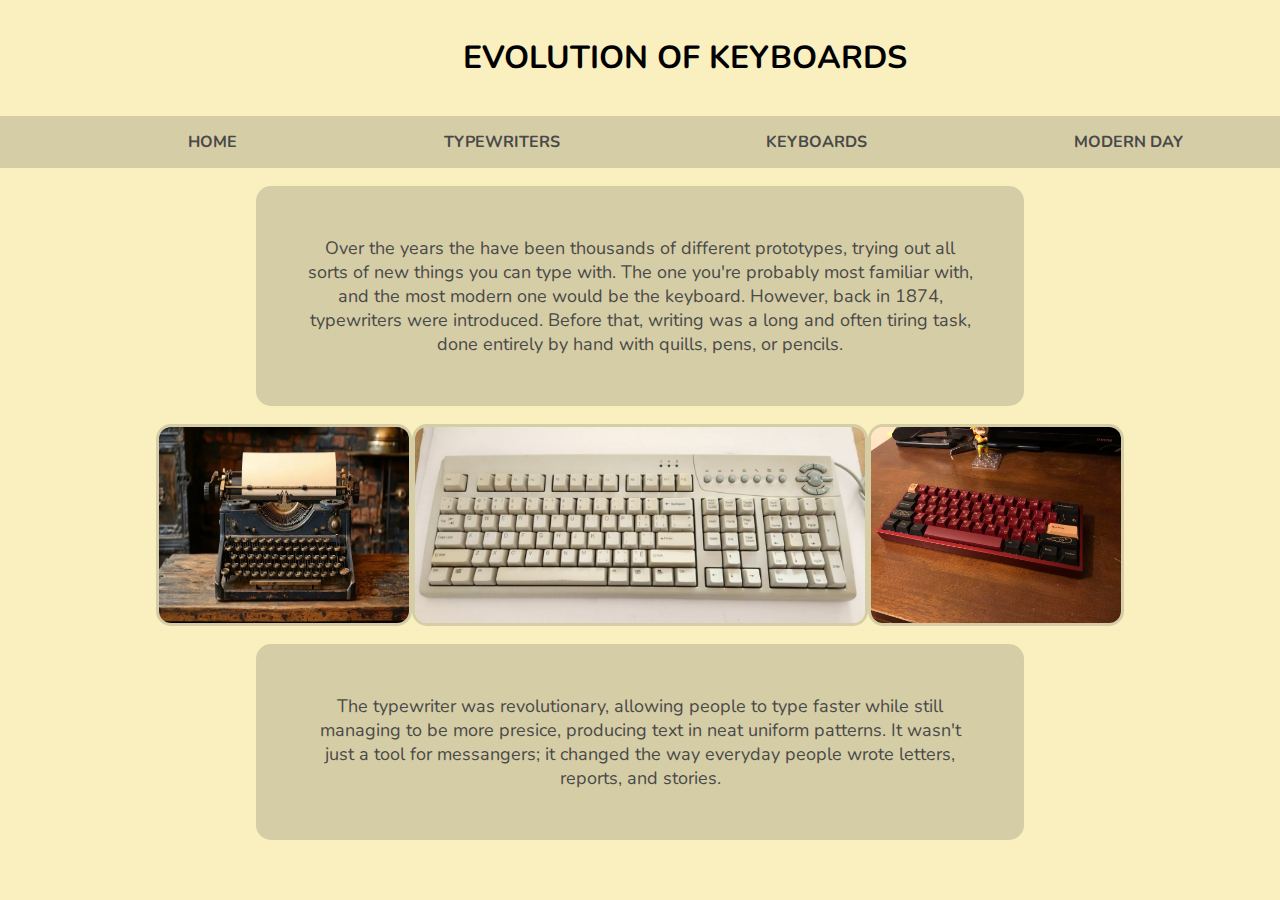
<file: index.html>
<!DOCTYPE HTML>

<html lang="en">    
    <head>

        <meta name="viewport" content="width=device-width, initial-scale=1.0">
        <title>EVOLUTION OF KEYBOARDS</title>
        <link rel="preconnect" href="https://fonts.googleapis.com">
        <link rel="preconnect" href="https://fonts.gstatic.com" crossorigin>
        <link href="https://fonts.googleapis.com/css2?family=Nunito:ital,wght@0,200..1000;1,200..1000&display=swap" rel="stylesheet">
        <link rel="stylesheet" href="Stylesheet.css">
    </head>
    
    <body>
        <!-- Title -->
        <div class="banner">
            <h1>EVOLUTION OF KEYBOARDS</h1>
        </div>

        <!-- Navigation bar -->
        <nav class="navbar">
            <ul>
                <a href="index.html">HOME</a>
                <a href="typewriters.html">TYPEWRITERS</a>
                <a href="keyboards.html">KEYBOARDS</a>
                <a href="modern_day.html">MODERN DAY</a>
            </ul>
        </nav>
        
        <p>
            Over the years the have been thousands of different prototypes, trying out all sorts of new things you can type with. The one you're probably most familiar with, and the most modern one would be the keyboard. However, back in 1874, typewriters were introduced. Before that, writing was a long and often tiring task, done entirely by hand with quills, pens, or pencils.
        </p>

        <div class="home_imgs">
            <img src="typewriter1.png" alt="Typewriter on a wooden desk" Width="250px">
            <img src="vintage_keyboard.jpg" alt="Old beige computer keyboard" Width="450px">
            <img src="Modern_keyboard.jpg" alt="Maroon, black and orange modern computer keyboard" Width="250px">
        </div>
        
        <p>
            The typewriter was revolutionary, allowing people to type faster while still managing to be more presice, producing text in neat uniform patterns. It wasn't just a tool for messangers; it changed the way everyday people wrote letters, reports, and stories.
        </p>

    </body>
</html>
</file>
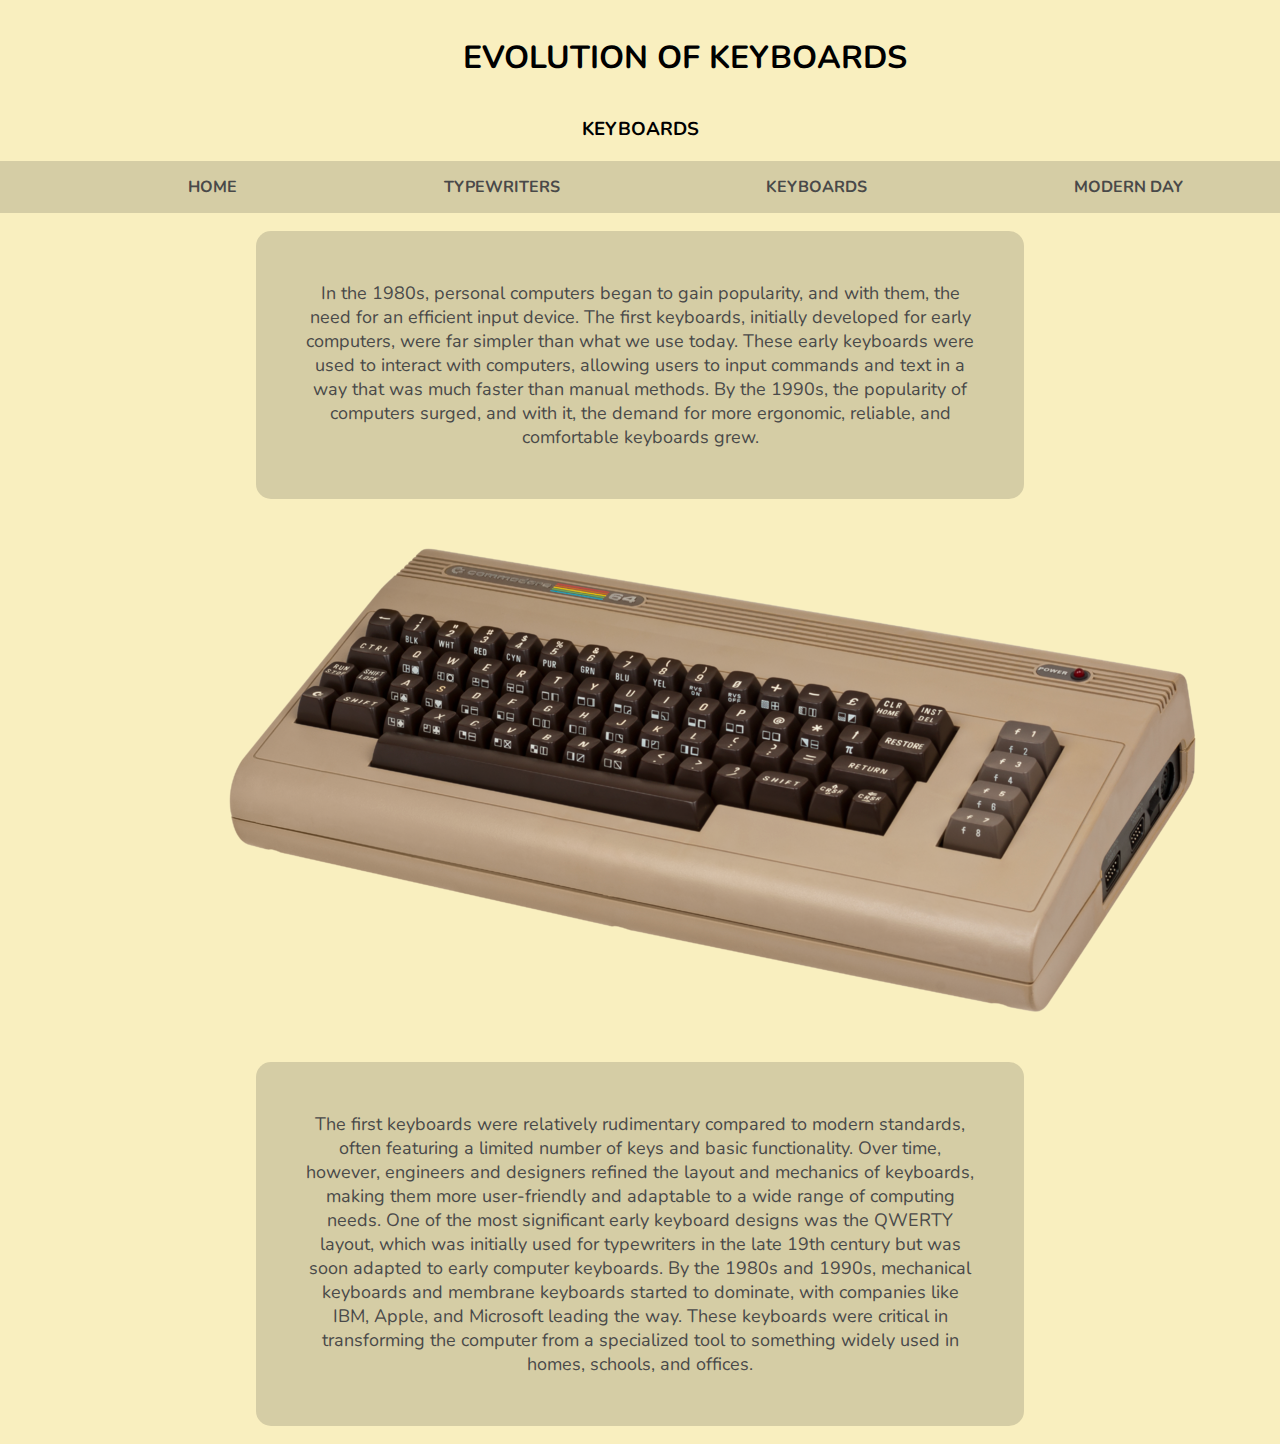
<file: keyboards.html>
<!DOCTYPE HTML>

<html lang="en">    
    <head>

        <meta name="viewport" content="width=device-width, initial-scale=1.0">
        <title>EVOLUTION OF KEYBOARDS</title>
        <link rel="preconnect" href="https://fonts.googleapis.com">
        <link rel="preconnect" href="https://fonts.gstatic.com" crossorigin>
        <link href="https://fonts.googleapis.com/css2?family=Nunito:ital,wght@0,200..1000;1,200..1000&display=swap" rel="stylesheet">
        <link rel="stylesheet" href="Stylesheet.css">
    </head>
    
    <body>
        <!-- Headings -->
        <div class="banner">
            <h1>EVOLUTION OF KEYBOARDS</h1>
            <h3>KEYBOARDS</h3>
        </div>

        <!-- Navigation bar -->
        <nav class="navbar">
            <ul>
                <a href="index.html">HOME</a>
                <a href="typewriters.html">TYPEWRITERS</a>
                <a href="keyboards.html">KEYBOARDS</a>
                <a href="modern_day.html">MODERN DAY</a>
            </ul>
        </nav>
        
        <!-- Body paragraph one -->
        <p>
            In the 1980s, personal computers began to gain popularity, and with them, the need for an efficient input device. The first keyboards, initially developed for early computers, were far simpler than what we use today. These early keyboards were used to interact with computers, allowing users to input commands and text in a way that was much faster than manual methods. By the 1990s, the popularity of computers surged, and with it, the demand for more ergonomic, reliable, and comfortable keyboards grew. 
        </p>

        <!-- Image -->
        <div class="no_outline">
            <img src="1980_keyboard.png" alt="1980's White computer keyboard">
        </div>

        <!-- Body paragraph two -->
        <p>
            The first keyboards were relatively rudimentary compared to modern standards, often featuring a limited number of keys and basic functionality. Over time, however, engineers and designers refined the layout and mechanics of keyboards, making them more user-friendly and adaptable to a wide range of computing needs. One of the most significant early keyboard designs was the QWERTY layout, which was initially used for typewriters in the late 19th century but was soon adapted to early computer keyboards. By the 1980s and 1990s, mechanical keyboards and membrane keyboards started to dominate, with companies like IBM, Apple, and Microsoft leading the way. These keyboards were critical in transforming the computer from a specialized tool to something widely used in homes, schools, and offices.
        </p>
    </body>
</html>
</file>
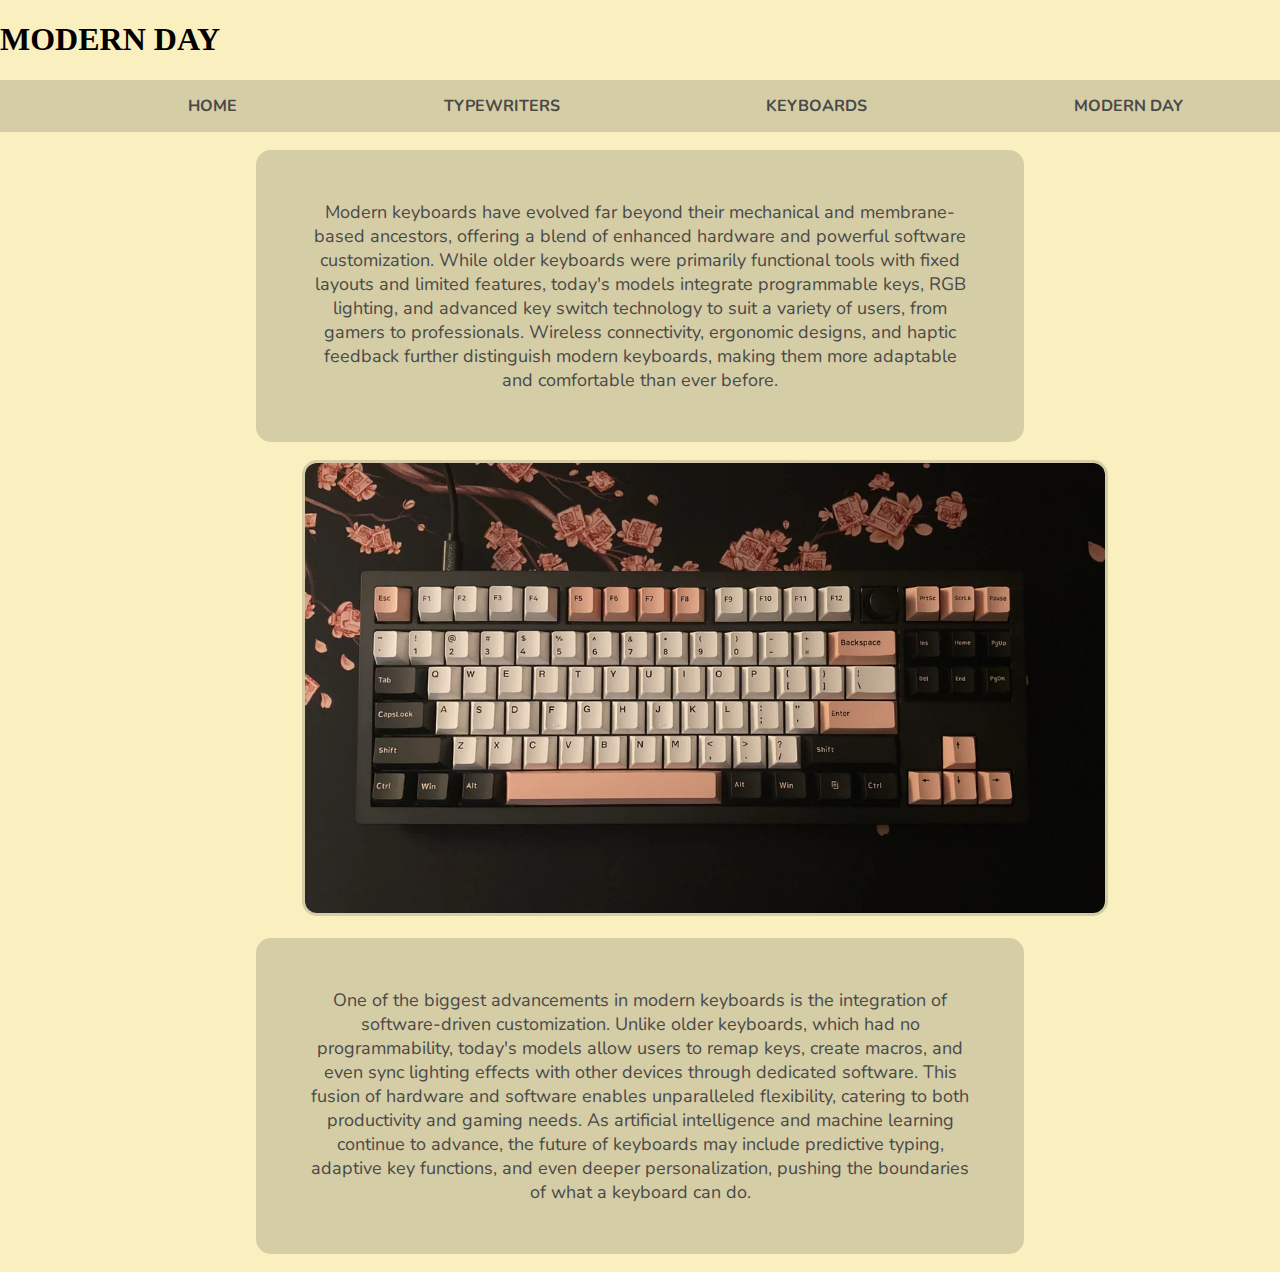
<file: modern_day.html>
<!DOCTYPE HTML>

<html lang="en">    
    <head>

        <meta name="viewport" content="width=device-width, initial-scale=1.0">
        <title>EVOLUTION OF KEYBOARDS</title>
        <link rel="preconnect" href="https://fonts.googleapis.com">
        <link rel="preconnect" href="https://fonts.gstatic.com" crossorigin>
        <link href="https://fonts.googleapis.com/css2?family=Nunito:ital,wght@0,200..1000;1,200..1000&display=swap" rel="stylesheet">
        <link rel="stylesheet" href="Stylesheet.css">
    </head>
    
    <body>
        <!-- Title -->
        <div class="banner_modern_day">
            <h1>MODERN DAY</h1>
        </div>

        <!-- Navigation bar -->
        <nav class="navbar">
            <ul>
                <a href="index.html">HOME</a>
                <a href="typewriters.html">TYPEWRITERS</a>
                <a href="keyboards.html">KEYBOARDS</a>
                <a href="modern_day.html">MODERN DAY</a>
            </ul>
        </nav>
        
        <p>
            Modern keyboards have evolved far beyond their mechanical and membrane-based ancestors, offering a blend of enhanced hardware and powerful software customization. While older keyboards were primarily functional tools with fixed layouts and limited features, today's models integrate programmable keys, RGB lighting, and advanced key switch technology to suit a variety of users, from gamers to professionals. Wireless connectivity, ergonomic designs, and haptic feedback further distinguish modern keyboards, making them more adaptable and comfortable than ever before.
        </p>

        <div class="modern_keyboard">
            <img src="modern_keyboard.png" alt="Cherry blossom themed custom modern keyboard">
        </div>

        <p>
            One of the biggest advancements in modern keyboards is the integration of software-driven customization. Unlike older keyboards, which had no programmability, today's models allow users to remap keys, create macros, and even sync lighting effects with other devices through dedicated software. This fusion of hardware and software enables unparalleled flexibility, catering to both productivity and gaming needs. As artificial intelligence and machine learning continue to advance, the future of keyboards may include predictive typing, adaptive key functions, and even deeper personalization, pushing the boundaries of what a keyboard can do.
        </p>
    </body>
</html>
</file>
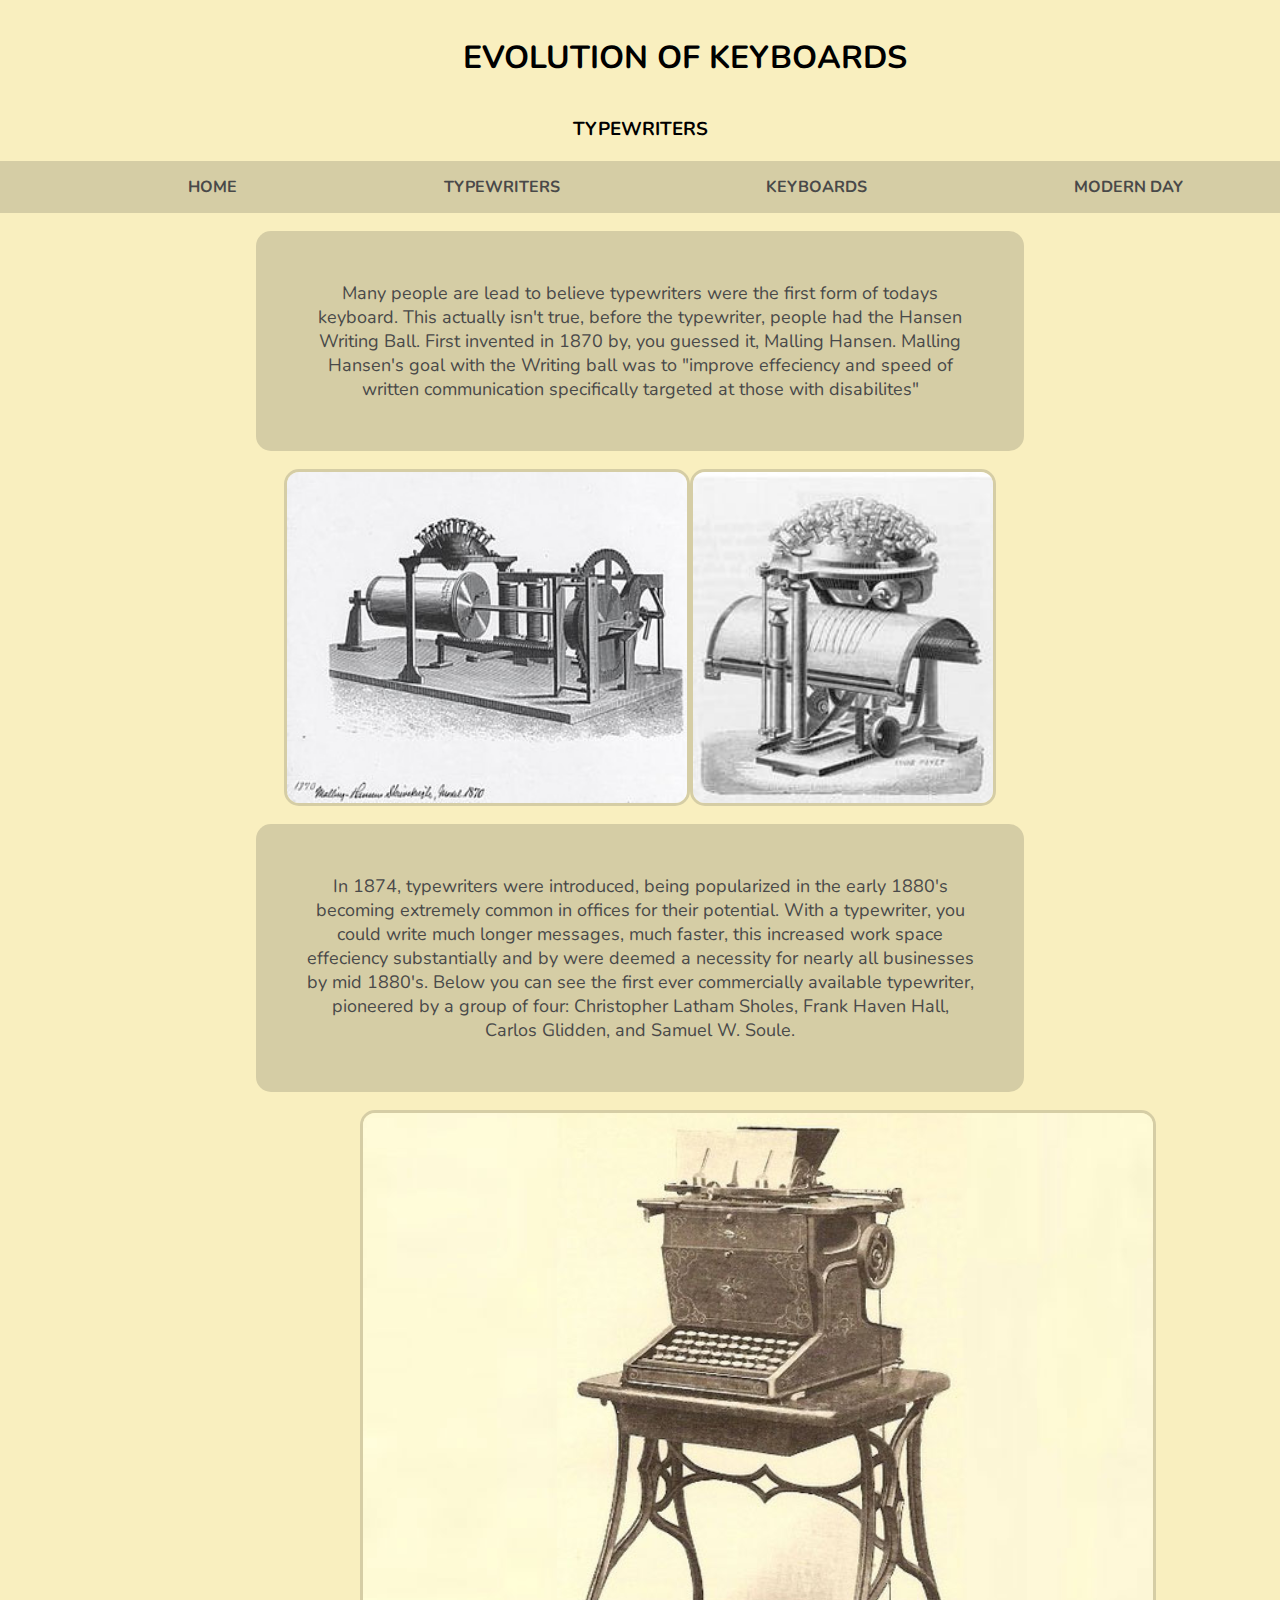
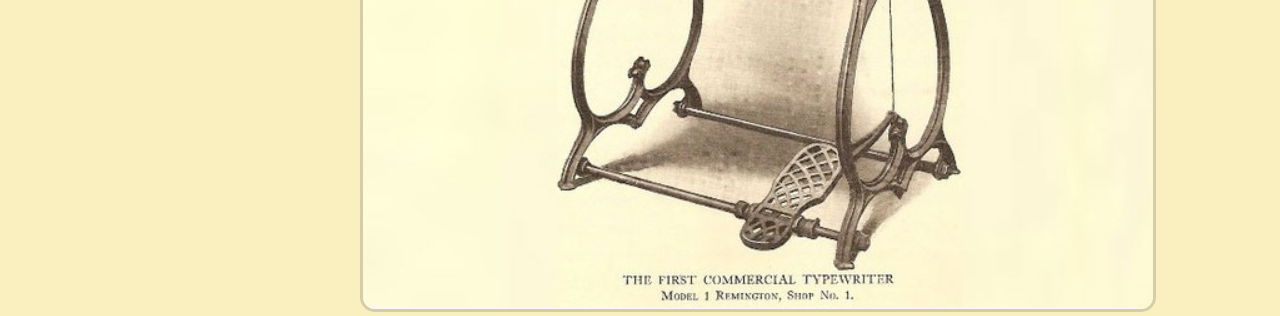
<file: typewriters.html>
<!DOCTYPE HTML>

<html lang="en">    
    <head>

        <meta name="viewport" content="width=device-width, initial-scale=1.0">
        <title>EVOLUTION OF KEYBOARDS</title>
        <link rel="preconnect" href="https://fonts.googleapis.com">
        <link rel="preconnect" href="https://fonts.gstatic.com" crossorigin>
        <link href="https://fonts.googleapis.com/css2?family=Nunito:ital,wght@0,200..1000;1,200..1000&display=swap" rel="stylesheet">
        <link rel="stylesheet" href="Stylesheet.css">
    </head>
    
    <body>
        <!-- Headings -->
        <div class="banner">
            <h1>EVOLUTION OF KEYBOARDS</h1>
            <h3>TYPEWRITERS</h3>
        </div>

        <!-- Navigation bar -->
        <nav class="navbar">
            <ul>
                <a href="index.html">HOME</a>
                <a href="typewriters.html">TYPEWRITERS</a>
                <a href="keyboards.html">KEYBOARDS</a>
                <a href="modern_day.html">MODERN DAY</a>
            </ul>
        </nav>
        
        <!-- Body paragraph one -->
        <div>
            <p>
                Many people are lead to believe typewriters were the first form of todays keyboard. This actually isn't true, before the typewriter, people had the Hansen Writing Ball. First invented in 1870 by, you guessed it, Malling Hansen. Malling Hansen's goal with the Writing ball was to "improve effeciency and speed of written communication specifically targeted at those with disabilites"
            </p>
        </div>

        <!-- Images one -->
        <div class ="wball">
            <img src="Writing_ball_1870.jpg" alt="The 1870 Malling Hansen Writing Ball" Width="400px">
            <img src="wball_1878.jpg" alt="The 1878 Malling Hansen Writing Ball" Width="300px">
        </div>
        
        <!-- Body paragraph two -->
        <div>
            <p>
            In 1874, typewriters were introduced, being popularized in the early 1880's becoming extremely common in offices for their potential. With a typewriter, you could write much longer messages, much faster, this increased work space effeciency substantially and by were deemed a necessity for nearly all businesses by mid 1880's. Below you can see the first ever commercially available typewriter, pioneered by a group of four: Christopher Latham Sholes, Frank Haven Hall, Carlos Glidden, and Samuel W. Soule.
            </p>
        </div>

        <!-- Image two -->
        <div class="img twriter">
            <img src="typewriter.png" alt="The first commercial typewriter.">
        </div>

    </body>
</html>
</file>
<file: Stylesheet.css>
body{
    margin: auto;
    background-color: rgb(249, 239, 191);
}

.banner h1{
    color: rgb(73, 73, 73,);
    text-decoration: none;
    padding: 15px;
    display: block; 
    font-family: 'Nunito';
    font-weight: bold;
    margin-left: 35%;
}

.banner h3{
    color: rgb(73, 73, 73,);
    text-decoration: none;
    padding: 0px;
    display: block;
    font-family: 'Nunito';
    font-weight: bold;
    text-align: center;
}

.navbar ul{
    list-style-type: none;
    background-color: rgb(213, 205, 165);
    padding: 0px;
    margin: 0px;
    display: inline-block;
    width: 100%;
}

.navbar a{
    color: rgb(73, 73, 73);
    text-decoration: none;
    padding: 15px;
    display: inline-block;
    font-family:'Nunito';
    font-weight: bold;
    margin-left: 13.5%;

}

p{
    color: rgb(73, 73, 73);
    padding: 50px;
    text-align: center;
    text-decoration: none;
    font-family:'Nunito';
    display: inline-block;
    font-size: large;
    margin-left: 20%;
    margin-right: 20%;
    background-color:rgb(213, 205, 165) ;
    border-radius: 15px;
}

img {
    border-style: solid;
    border-color: rgb(213, 205, 165);
    border-radius: 15px;    
}

.wball {
    display:flex;
    flex-direction: row;
    justify-content: center;
}

.home_imgs {
    display: flex;
    flex-direction: row;
    justify-content: center;
}

.twriter{
    margin-left: 360px;
}

.no_outline img{
    border-style: none;
    margin-left: 15.5%;
}

.modern_keyboard img {
    margin-left: 23.6%;
    width: 800px;
}
</file>
